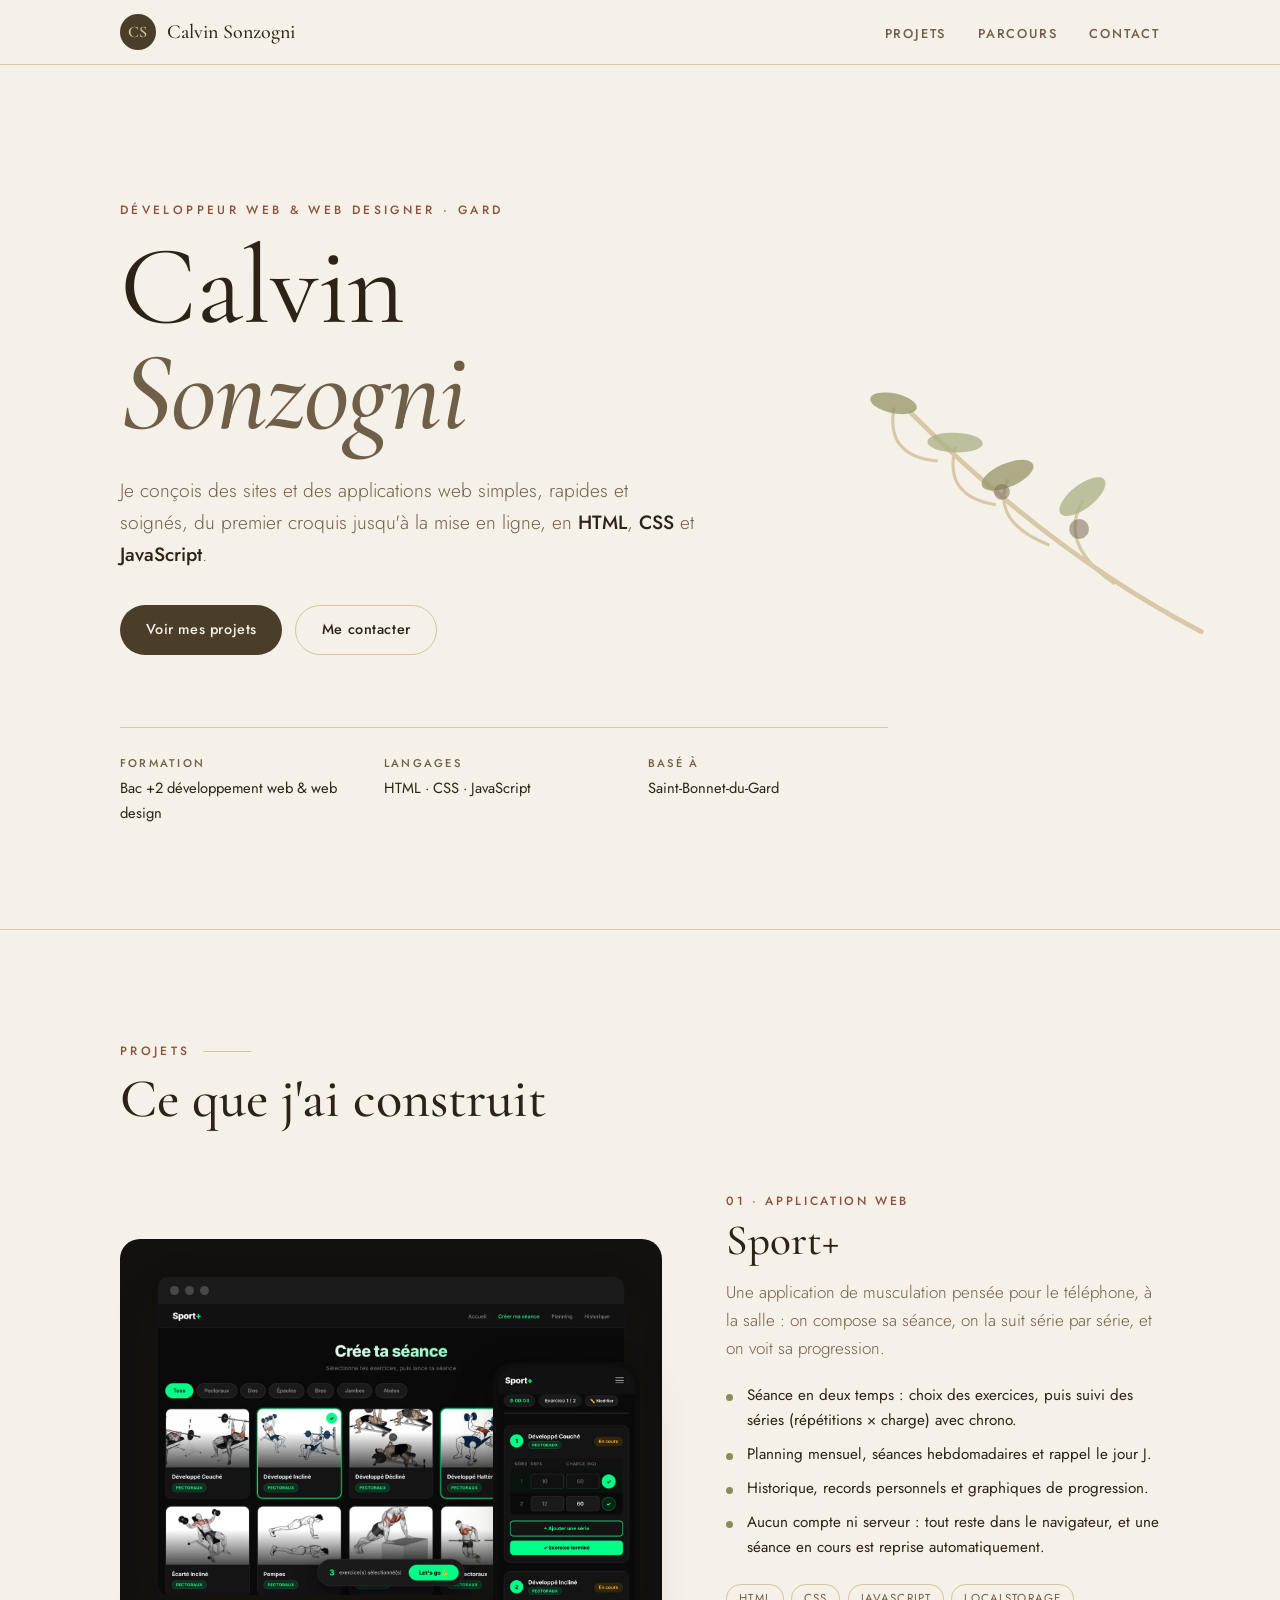
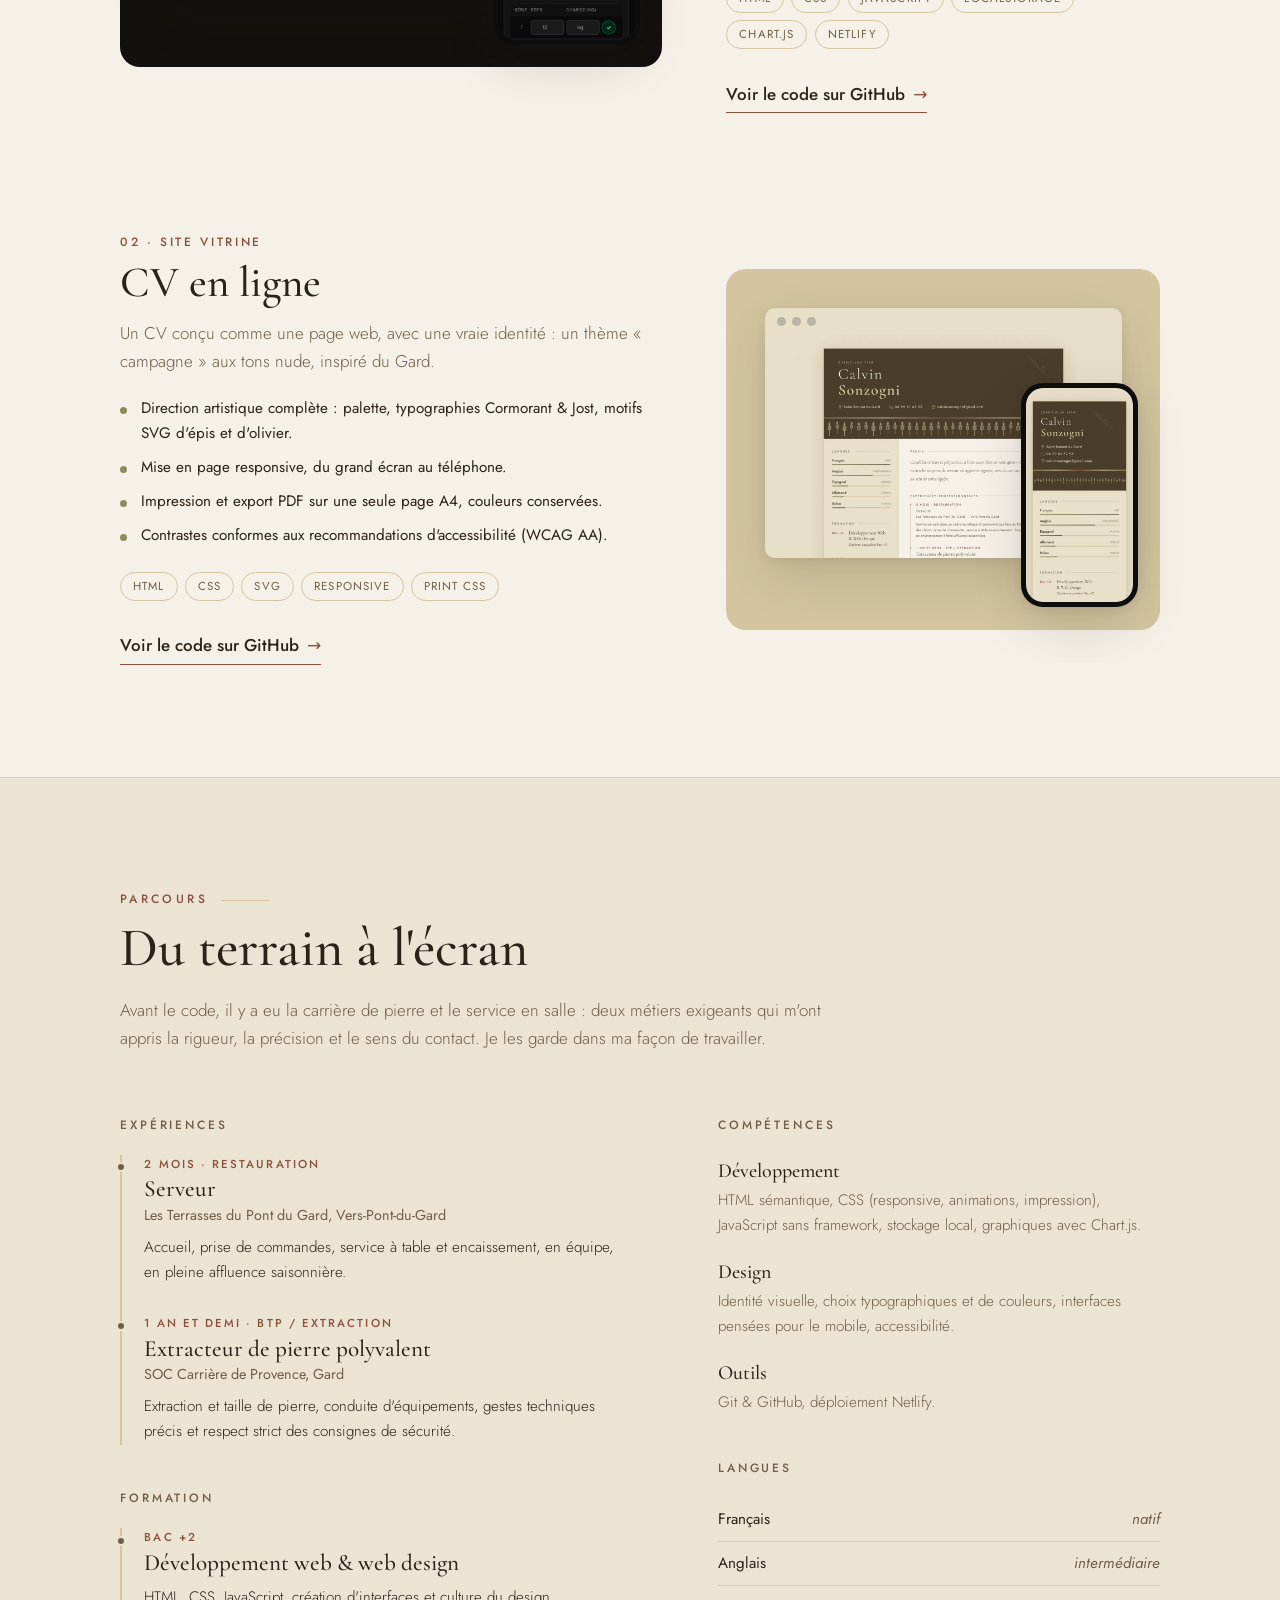
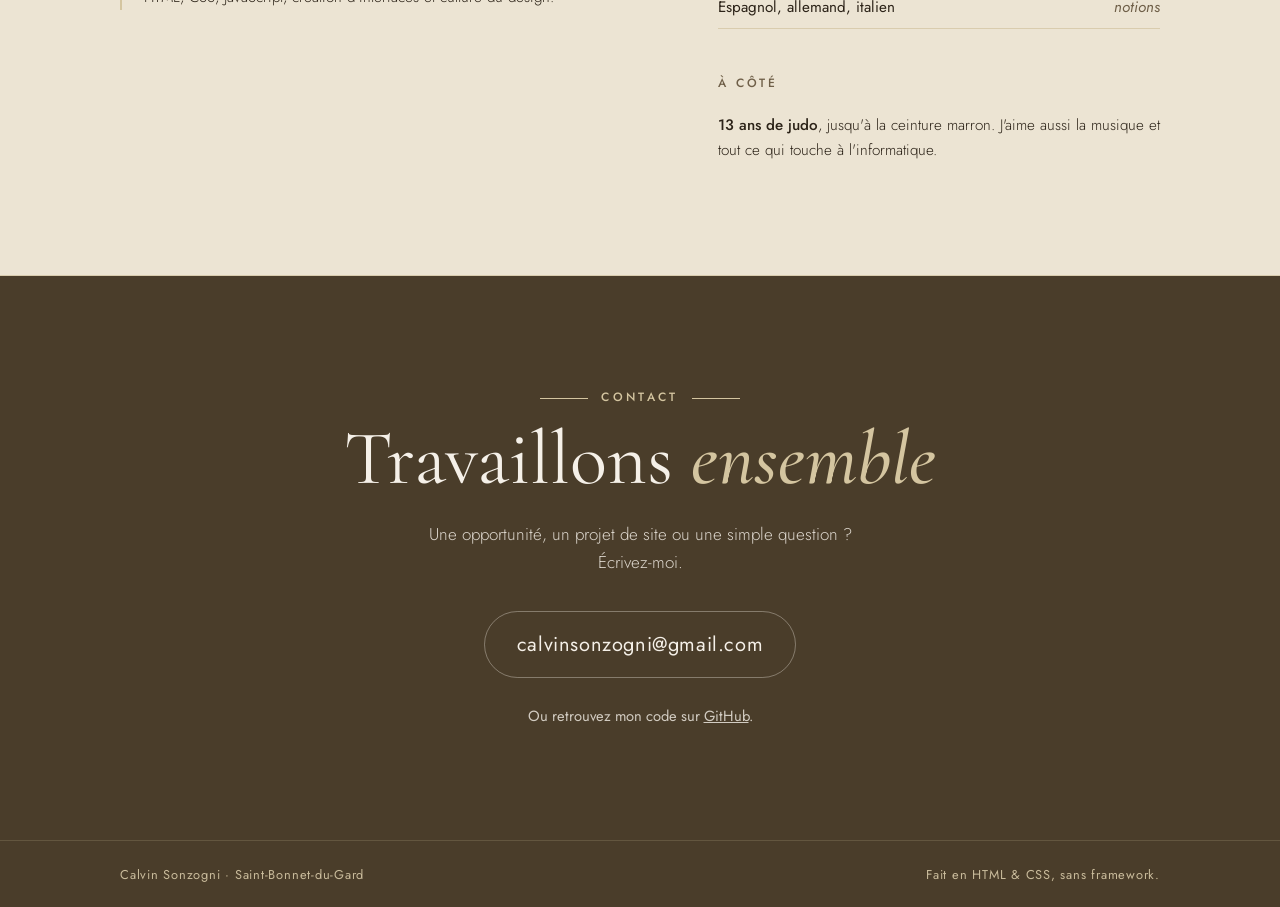
<file: index.html>
<!DOCTYPE html>
<html lang="fr">
<head>
  <meta charset="UTF-8" />
  <meta name="viewport" content="width=device-width, initial-scale=1.0" />
  <title>Calvin Sonzogni — Développeur web &amp; web designer</title>
  <meta name="description" content="Portfolio de Calvin Sonzogni, développeur web et web designer (Bac +2) dans le Gard : Sport+, application de musculation, et CV en ligne, réalisés en HTML, CSS et JavaScript." />
  <meta name="author" content="Calvin Sonzogni" />
  <meta name="theme-color" content="#f5f0e8" media="(prefers-color-scheme: light)" />
  <meta name="theme-color" content="#1d1812" media="(prefers-color-scheme: dark)" />

  <meta property="og:type" content="website" />
  <meta property="og:locale" content="fr_FR" />
  <meta property="og:title" content="Calvin Sonzogni — Développeur web &amp; web designer" />
  <meta property="og:description" content="Sites et applications web soignés, en HTML, CSS et JavaScript." />
  <meta property="og:image" content="img/og.jpg" />
  <meta name="twitter:card" content="summary_large_image" />

  <link rel="icon" href="favicon.svg" type="image/svg+xml" />
  <link rel="preconnect" href="https://fonts.googleapis.com" />
  <link rel="preconnect" href="https://fonts.gstatic.com" crossorigin />
  <link href="https://fonts.googleapis.com/css2?family=Cormorant+Garamond:ital,wght@0,400;0,500;0,600;1,400;1,500&family=Jost:wght@300;400;500&display=swap" rel="stylesheet" />
  <link rel="stylesheet" href="css/style.css" />
</head>
<body>

<a class="skip-link" href="#contenu">Aller au contenu</a>

<!-- ══ EN-TÊTE ══════════════════════════════════════════════ -->
<header class="site-header">
  <div class="wrap header-inner">
    <a class="brand" href="#top" aria-label="Calvin Sonzogni — haut de page">
      <span class="brand-mark" aria-hidden="true">CS</span>
      <span class="brand-name">Calvin Sonzogni</span>
    </a>
    <nav aria-label="Navigation principale">
      <ul class="nav">
        <li><a href="#projets">Projets</a></li>
        <li><a href="#parcours">Parcours</a></li>
        <li><a href="#contact">Contact</a></li>
      </ul>
    </nav>
  </div>
</header>

<main id="contenu">

  <!-- ══ INTRO ══════════════════════════════════════════════ -->
  <section class="hero" id="top">
    <div class="wrap hero-inner">
      <p class="eyebrow">Développeur web &amp; web designer · Gard</p>
      <h1 class="hero-title">Calvin <em>Sonzogni</em></h1>
      <p class="hero-lead">
        Je conçois des sites et des applications web simples, rapides et soignés,
        du premier croquis jusqu'à la mise en ligne, en <strong>HTML</strong>,
        <strong>CSS</strong> et <strong>JavaScript</strong>.
      </p>
      <div class="hero-actions">
        <a class="btn btn-primary" href="#projets">Voir mes projets</a>
        <a class="btn btn-ghost" href="#contact">Me contacter</a>
      </div>
      <ul class="hero-facts">
        <li><span>Formation</span>Bac +2 développement web &amp; web design</li>
        <li><span>Langages</span>HTML · CSS · JavaScript</li>
        <li><span>Basé à</span>Saint-Bonnet-du-Gard</li>
      </ul>
    </div>

    <svg class="hero-branch" aria-hidden="true" viewBox="0 0 110 90" fill="none">
      <path d="M 95 85 Q 60 60 30 20" stroke="currentColor" stroke-width="1.2" stroke-linecap="round"/>
      <path d="M 75 70 Q 62 58 70 48" stroke="currentColor" stroke-width=".8"/>
      <ellipse cx="70" cy="47" rx="7" ry="3" class="leaf" transform="rotate(-30 70 47)"/>
      <path d="M 60 58 Q 46 50 52 40" stroke="currentColor" stroke-width=".8"/>
      <ellipse cx="52" cy="39" rx="7" ry="3" class="leaf leaf-dark" transform="rotate(-15 52 39)"/>
      <path d="M 48 46 Q 35 42 40 30" stroke="currentColor" stroke-width=".8"/>
      <ellipse cx="40" cy="29" rx="7" ry="2.5" class="leaf" transform="rotate(10 40 29)"/>
      <path d="M 35 33 Q 22 30 26 18" stroke="currentColor" stroke-width=".8"/>
      <ellipse cx="26" cy="17" rx="6" ry="2.5" class="leaf leaf-dark" transform="rotate(20 26 17)"/>
      <circle cx="68" cy="55" r="2.5" class="olive"/>
      <circle cx="50" cy="43" r="2" class="olive"/>
    </svg>
  </section>

  <!-- ══ PROJETS ════════════════════════════════════════════ -->
  <section class="section" id="projets" aria-labelledby="projets-titre">
    <div class="wrap">
      <header class="section-head">
        <p class="section-label">Projets</p>
        <h2 id="projets-titre" class="section-title">Ce que j'ai construit</h2>
      </header>

      <!-- Sport+ -->
      <article class="project">
        <div class="project-media project-media--dark">
          <figure class="frame-browser">
            <div class="frame-bar" aria-hidden="true"><i></i><i></i><i></i></div>
            <img src="img/sportplus-desktop.webp" width="1280" height="800" loading="lazy" decoding="async"
                 alt="Sport+ sur ordinateur : grille d'exercices illustrés, filtrés par muscle, avec trois exercices sélectionnés." />
          </figure>
          <figure class="frame-phone">
            <img src="img/sportplus-mobile.webp" width="420" height="840" loading="lazy" decoding="async"
                 alt="Sport+ sur téléphone : séance en cours avec chrono et saisie des séries (répétitions et charge)." />
          </figure>
        </div>

        <div class="project-body">
          <p class="project-index">01 · Application web</p>
          <h3 class="project-title">Sport+</h3>
          <p class="project-desc">
            Une application de musculation pensée pour le téléphone, à la salle :
            on compose sa séance, on la suit série par série, et on voit sa progression.
          </p>
          <ul class="project-points">
            <li>Séance en deux temps : choix des exercices, puis suivi des séries (répétitions × charge) avec chrono.</li>
            <li>Planning mensuel, séances hebdomadaires et rappel le jour J.</li>
            <li>Historique, records personnels et graphiques de progression.</li>
            <li>Aucun compte ni serveur : tout reste dans le navigateur, et une séance en cours est reprise automatiquement.</li>
          </ul>
          <ul class="tags" aria-label="Technologies">
            <li>HTML</li><li>CSS</li><li>JavaScript</li><li>LocalStorage</li><li>Chart.js</li><li>Netlify</li>
          </ul>
          <a class="link-arrow" href="https://github.com/calvinsonzogni-stack/sportplus-app">
            Voir le code sur GitHub <span aria-hidden="true">→</span>
          </a>
        </div>
      </article>

      <!-- CV en ligne -->
      <article class="project project--reverse">
        <div class="project-media project-media--sand">
          <figure class="frame-browser">
            <div class="frame-bar" aria-hidden="true"><i></i><i></i><i></i></div>
            <img src="img/cv-desktop.webp" width="1280" height="800" loading="lazy" decoding="async"
                 alt="CV en ligne sur ordinateur : en-tête brun, frise d'épis de blé, colonnes langues et expériences." />
          </figure>
          <figure class="frame-phone">
            <img src="img/cv-mobile.webp" width="420" height="840" loading="lazy" decoding="async"
                 alt="CV en ligne sur téléphone : mise en page sur une colonne." />
          </figure>
        </div>

        <div class="project-body">
          <p class="project-index">02 · Site vitrine</p>
          <h3 class="project-title">CV en ligne</h3>
          <p class="project-desc">
            Un CV conçu comme une page web, avec une vraie identité :
            un thème « campagne » aux tons nude, inspiré du Gard.
          </p>
          <ul class="project-points">
            <li>Direction artistique complète : palette, typographies Cormorant &amp; Jost, motifs SVG d'épis et d'olivier.</li>
            <li>Mise en page responsive, du grand écran au téléphone.</li>
            <li>Impression et export PDF sur une seule page A4, couleurs conservées.</li>
            <li>Contrastes conformes aux recommandations d'accessibilité (WCAG AA).</li>
          </ul>
          <ul class="tags" aria-label="Technologies">
            <li>HTML</li><li>CSS</li><li>SVG</li><li>Responsive</li><li>Print CSS</li>
          </ul>
          <a class="link-arrow" href="https://github.com/calvinsonzogni-stack/CV_Calvinsonzogni">
            Voir le code sur GitHub <span aria-hidden="true">→</span>
          </a>
        </div>
      </article>
    </div>
  </section>

  <!-- ══ PARCOURS ═══════════════════════════════════════════ -->
  <section class="section section--alt" id="parcours" aria-labelledby="parcours-titre">
    <div class="wrap">
      <header class="section-head">
        <p class="section-label">Parcours</p>
        <h2 id="parcours-titre" class="section-title">Du terrain à l'écran</h2>
        <p class="section-intro">
          Avant le code, il y a eu la carrière de pierre et le service en salle :
          deux métiers exigeants qui m'ont appris la rigueur, la précision
          et le sens du contact. Je les garde dans ma façon de travailler.
        </p>
      </header>

      <div class="parcours-grid">
        <div>
          <h3 class="col-title">Expériences</h3>
          <ol class="timeline">
            <li>
              <p class="tl-meta">2 mois · Restauration</p>
              <p class="tl-title">Serveur</p>
              <p class="tl-place">Les Terrasses du Pont du Gard, Vers-Pont-du-Gard</p>
              <p class="tl-desc">Accueil, prise de commandes, service à table et encaissement, en équipe, en pleine affluence saisonnière.</p>
            </li>
            <li>
              <p class="tl-meta">1 an et demi · BTP / Extraction</p>
              <p class="tl-title">Extracteur de pierre polyvalent</p>
              <p class="tl-place">SOC Carrière de Provence, Gard</p>
              <p class="tl-desc">Extraction et taille de pierre, conduite d'équipements, gestes techniques précis et respect strict des consignes de sécurité.</p>
            </li>
          </ol>

          <h3 class="col-title">Formation</h3>
          <ol class="timeline">
            <li>
              <p class="tl-meta">Bac +2</p>
              <p class="tl-title">Développement web &amp; web design</p>
              <p class="tl-desc">HTML, CSS, JavaScript, création d'interfaces et culture du design.</p>
            </li>
          </ol>
        </div>

        <div>
          <h3 class="col-title">Compétences</h3>
          <dl class="skills">
            <div>
              <dt>Développement</dt>
              <dd>HTML sémantique, CSS (responsive, animations, impression), JavaScript sans framework, stockage local, graphiques avec Chart.js.</dd>
            </div>
            <div>
              <dt>Design</dt>
              <dd>Identité visuelle, choix typographiques et de couleurs, interfaces pensées pour le mobile, accessibilité.</dd>
            </div>
            <div>
              <dt>Outils</dt>
              <dd>Git &amp; GitHub, déploiement Netlify.</dd>
            </div>
          </dl>

          <h3 class="col-title">Langues</h3>
          <ul class="langs">
            <li><span>Français</span><span>natif</span></li>
            <li><span>Anglais</span><span>intermédiaire</span></li>
            <li><span>Espagnol, allemand, italien</span><span>notions</span></li>
          </ul>

          <h3 class="col-title">À côté</h3>
          <p class="aside-text">
            <strong>13 ans de judo</strong>, jusqu'à la ceinture marron.
            J'aime aussi la musique et tout ce qui touche à l'informatique.
          </p>
        </div>
      </div>
    </div>
  </section>

  <!-- ══ CONTACT ════════════════════════════════════════════ -->
  <section class="section contact" id="contact" aria-labelledby="contact-titre">
    <div class="wrap contact-inner">
      <p class="section-label section-label--center">Contact</p>
      <h2 id="contact-titre" class="contact-title">Travaillons <em>ensemble</em></h2>
      <p class="contact-text">
        Une opportunité, un projet de site ou une simple question ?
        Écrivez-moi.
      </p>
      <a class="contact-mail" href="mailto:calvinsonzogni@gmail.com">calvinsonzogni@gmail.com</a>
      <p class="contact-alt">
        Ou retrouvez mon code sur
        <a href="https://github.com/calvinsonzogni-stack">GitHub</a>.
      </p>
    </div>
  </section>

</main>

<footer class="site-footer">
  <div class="wrap footer-inner">
    <p>Calvin Sonzogni · Saint-Bonnet-du-Gard</p>
    <p>Fait en HTML &amp; CSS, sans framework.</p>
  </div>
</footer>

</body>
</html>
</file>
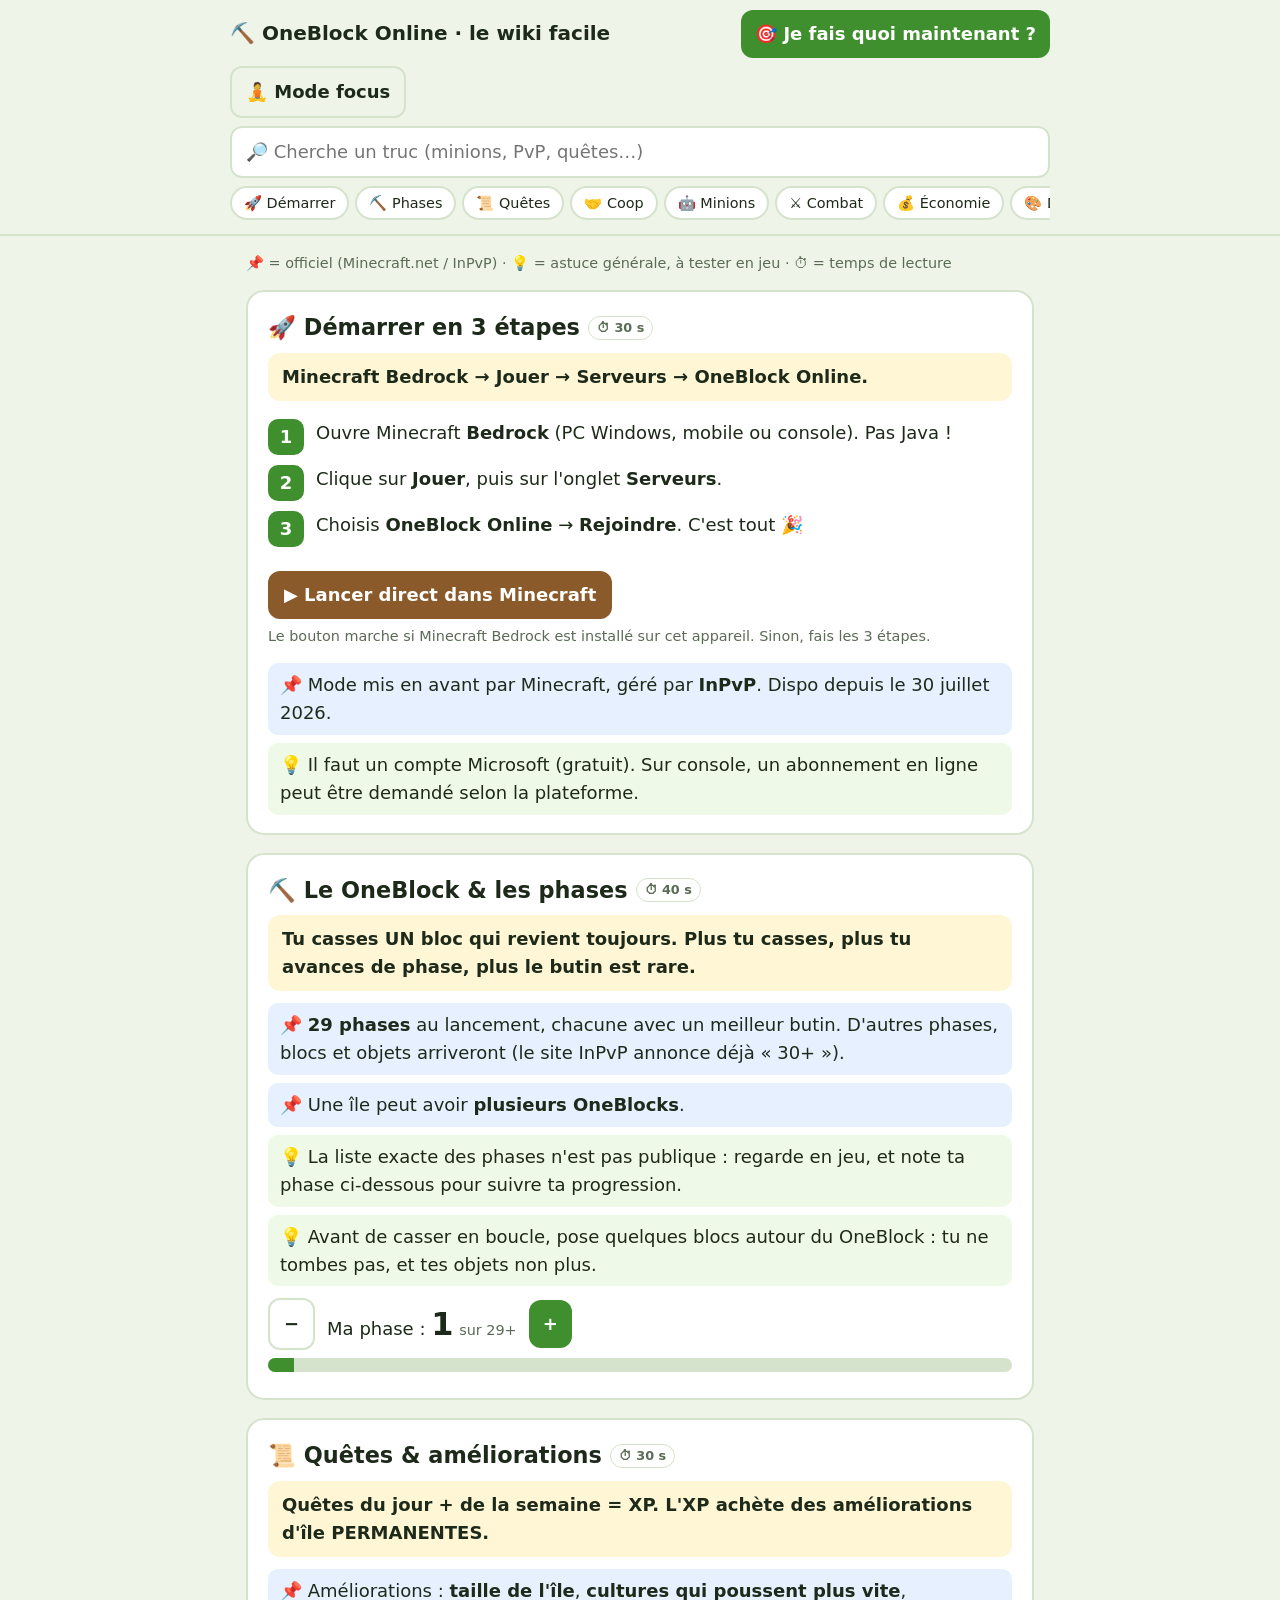
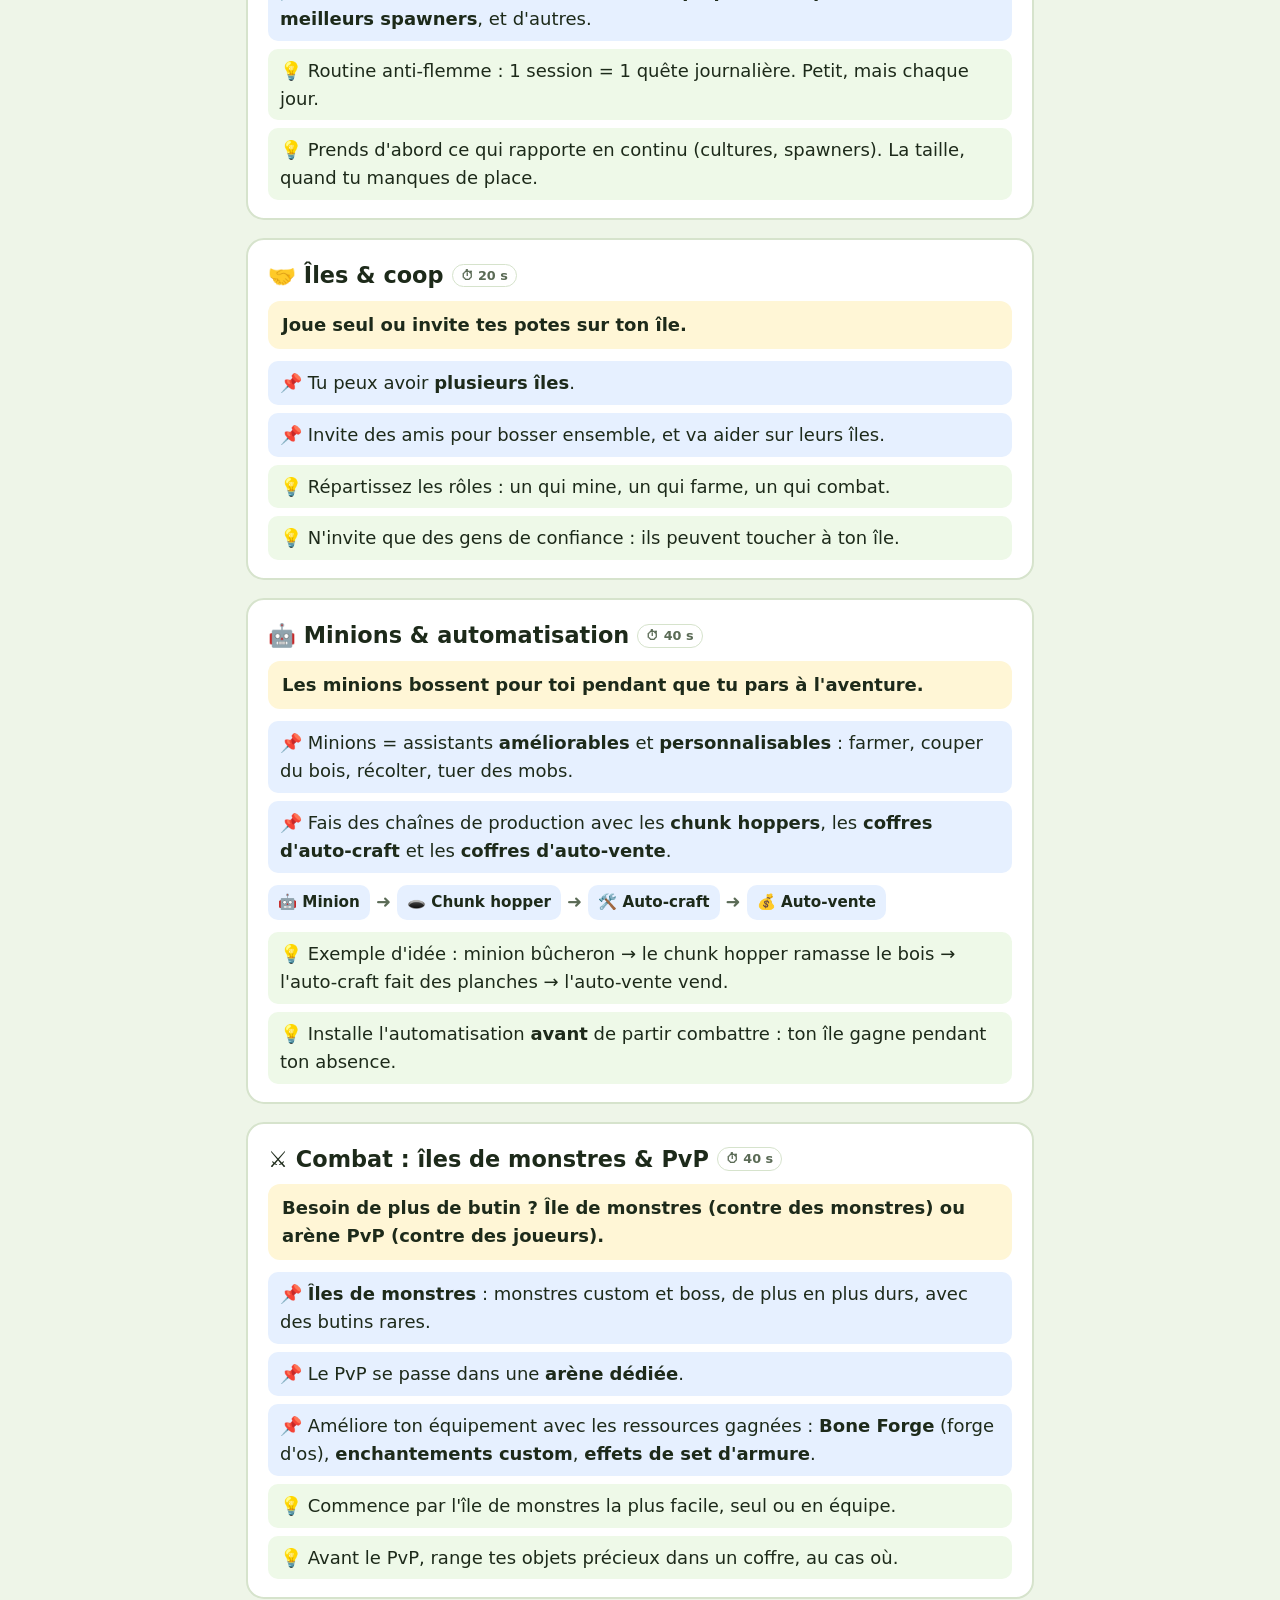
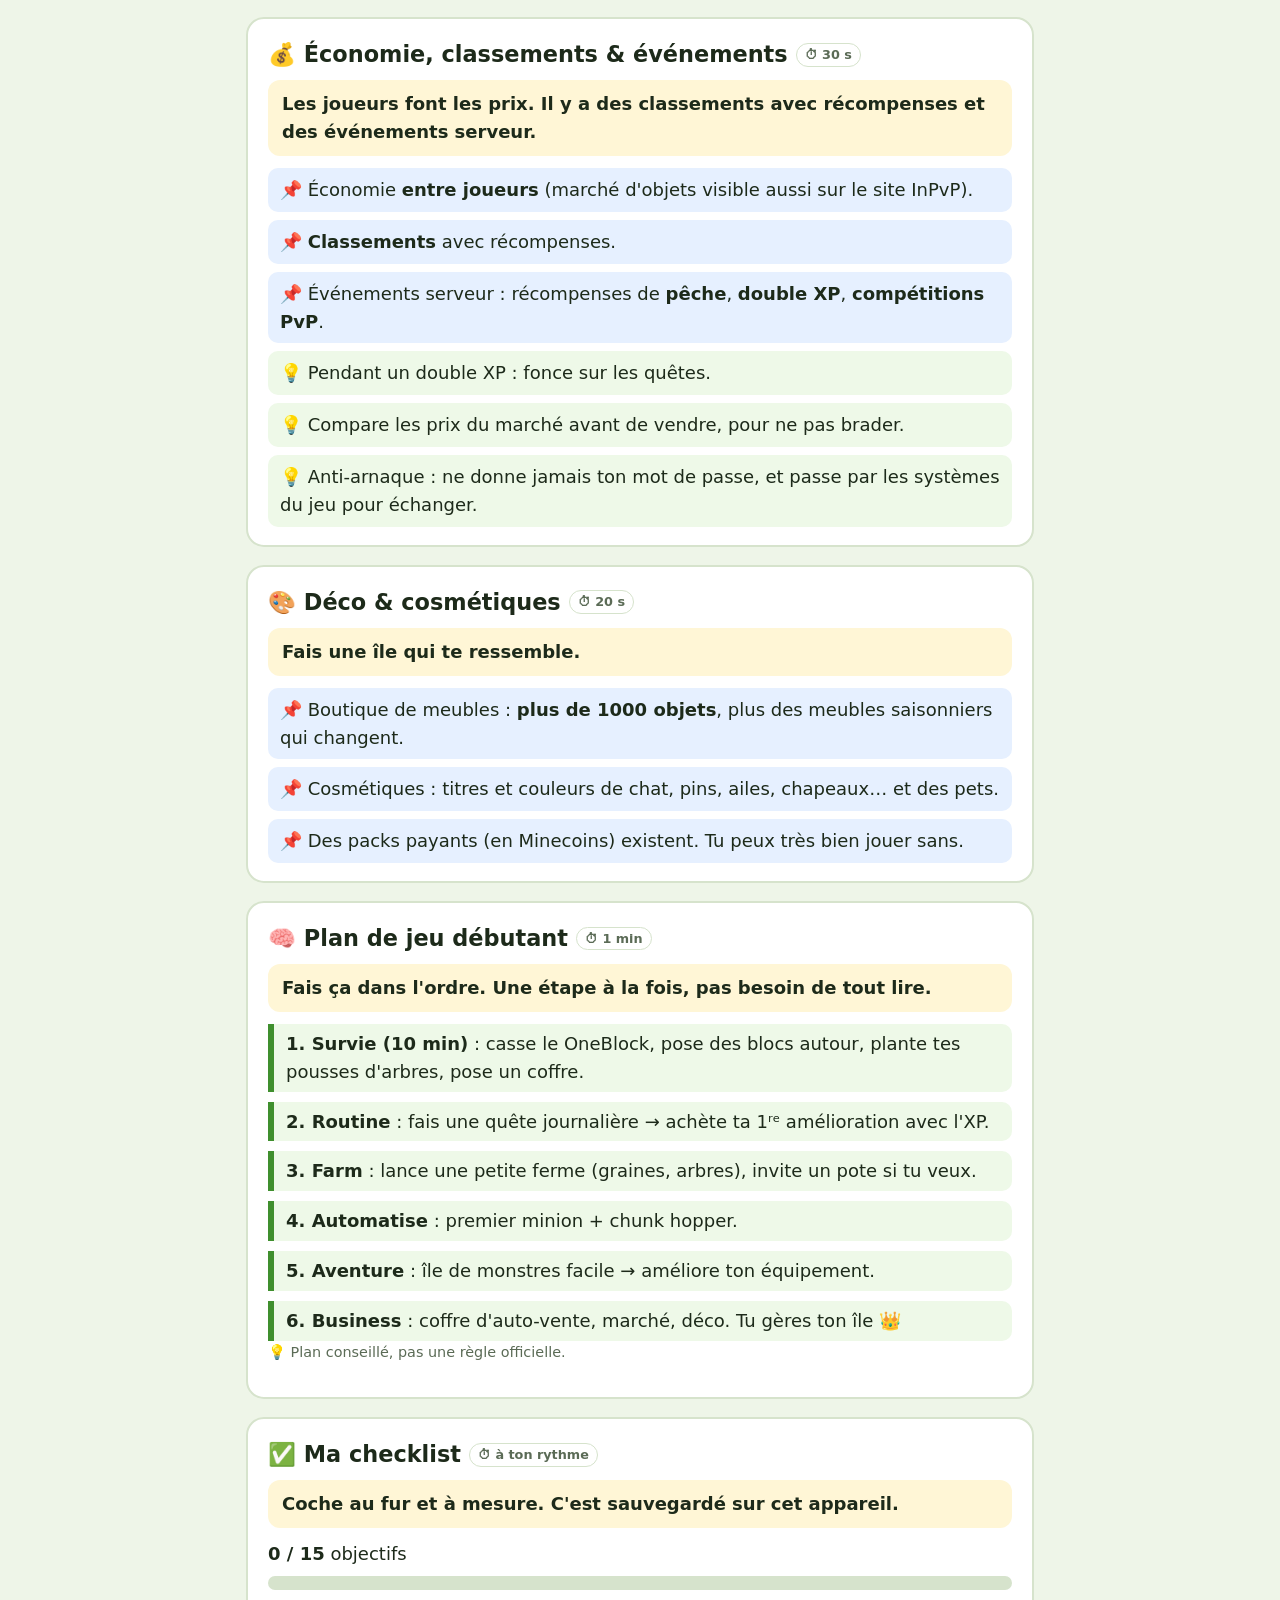
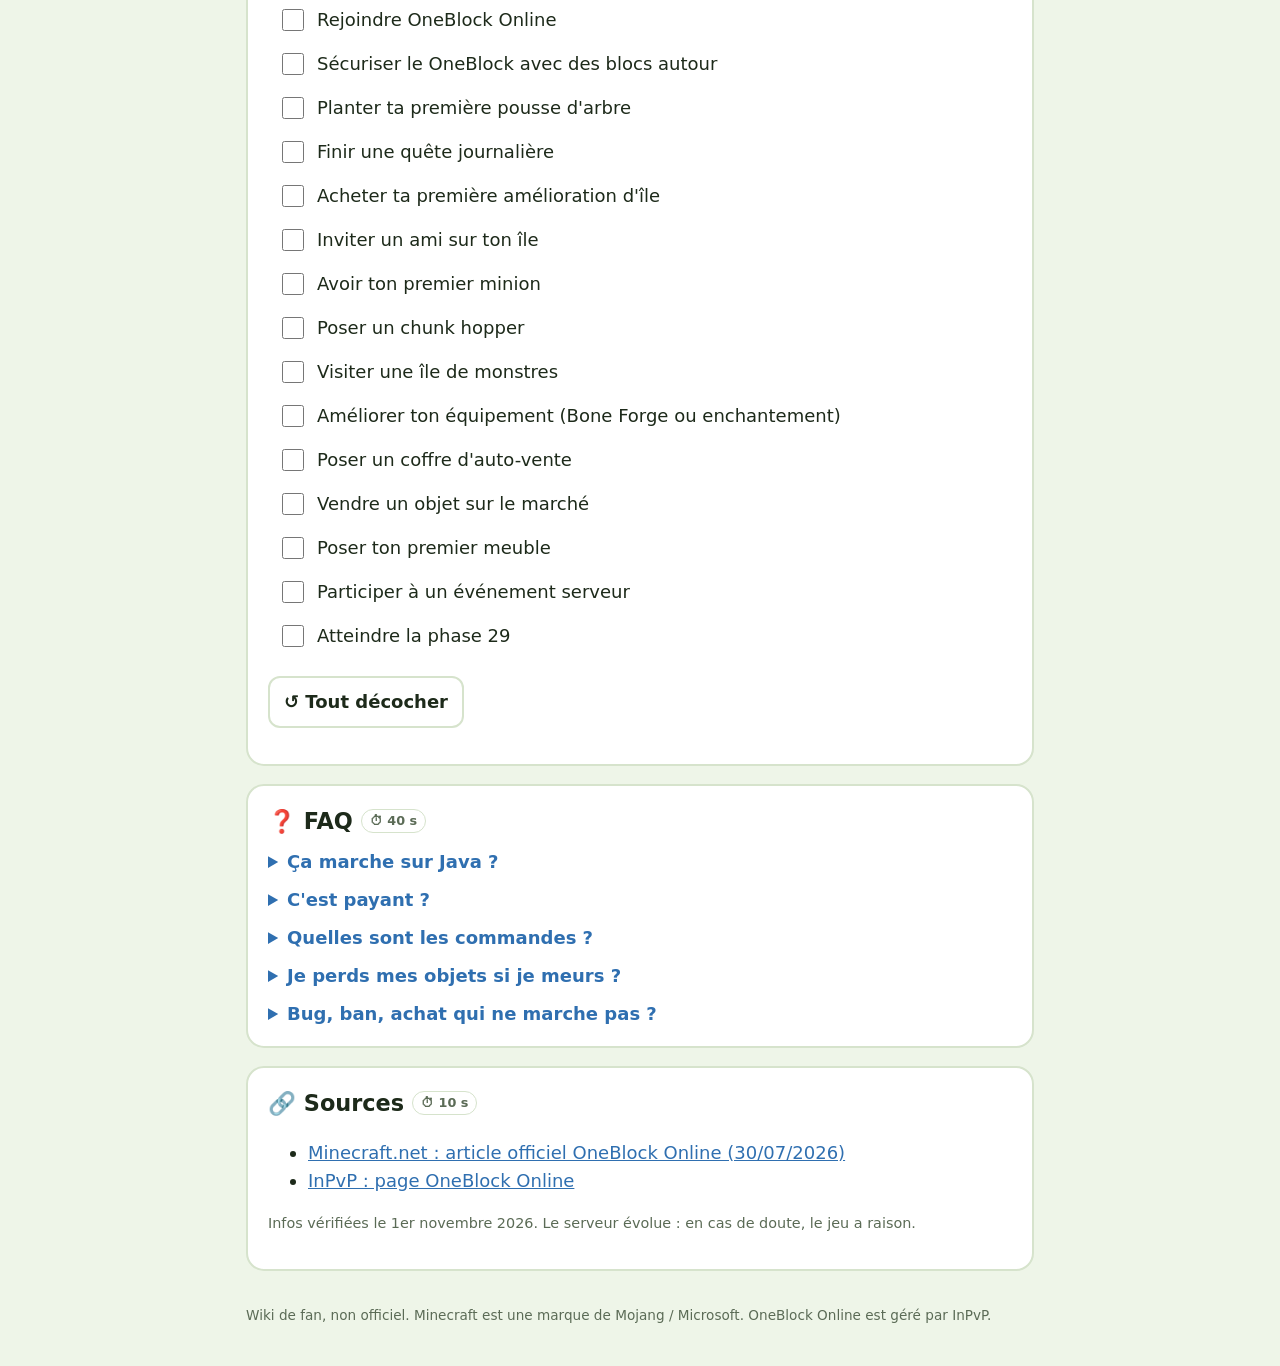
<file: oneblock/index.html>
<!doctype html>
<html lang="fr">
<head>
<meta charset="utf-8">
<meta name="viewport" content="width=device-width, initial-scale=1">
<title>OneBlock Online Wiki</title>
<meta name="description" content="Tuto/wiki facile et rapide pour le serveur Minecraft Bedrock OneBlock Online.">
<link rel="icon" href="data:image/svg+xml,<svg xmlns=%22http://www.w3.org/2000/svg%22 viewBox=%220 0 100 100%22><text y=%22.9em%22 font-size=%2290%22>⛏️</text></svg>">
<!-- Aperçu du lien quand on le partage (Discord, WhatsApp, Messenger…) -->
<meta property="og:type" content="website">
<meta property="og:locale" content="fr_FR">
<meta property="og:title" content="OneBlock Online · le wiki facile">
<meta property="og:description" content="Le tuto rapide du serveur Minecraft Bedrock OneBlock Online : démarrer, phases, quêtes, minions, combat et checklist.">
<meta property="og:url" content="https://calvinsonzogni-stack.github.io/calvinsonzogni.github.io/oneblock/">
<style>
:root {
  --bg: #eef5e8; --card: #ffffff; --text: #1d2a1a; --muted: #5b6b56;
  --accent: #3f8f2e; --accent-2: #2f6fb0; --dirt: #8b5a2b; --line: #d6e3cc;
  --tldr: #fff6d6; --off: #e6f0ff; --tip: #eef9e8; --on-accent: #fff;
}
@media (prefers-color-scheme: dark) {
  :root {
    --bg: #111811; --card: #1a241a; --text: #e8f0e3; --muted: #a3b39c;
    --accent: #7cd65c; --accent-2: #7fb8f0; --dirt: #d39a5f; --line: #2c3a2b;
    --tldr: #3a3418; --off: #18263a; --tip: #1d2f1a; --on-accent: #10200c;
  }
}
* { box-sizing: border-box; }
html { scroll-behavior: smooth; scroll-padding-top: 130px; }
@media (prefers-reduced-motion: reduce) { html { scroll-behavior: auto; } * { transition: none !important; } }
body { margin: 0; background: var(--bg); color: var(--text); font: 18px/1.55 system-ui, -apple-system, "Segoe UI", Roboto, sans-serif; }
[hidden] { display: none !important; }
a { color: var(--accent-2); }
button { font: inherit; cursor: pointer; border: 0; border-radius: 12px; padding: 10px 14px; background: var(--accent); color: var(--on-accent); font-weight: 700; }
button.ghost { background: transparent; color: var(--text); border: 2px solid var(--line); }
button:focus-visible, a:focus-visible, input:focus-visible { outline: 3px solid var(--accent-2); outline-offset: 2px; }

header { position: sticky; top: 0; z-index: 5; background: var(--bg); border-bottom: 2px solid var(--line); padding: 10px 16px; }
.top { max-width: 820px; margin: 0 auto; display: flex; flex-wrap: wrap; gap: 8px; align-items: center; }
.top h1 { font-size: 1.25rem; margin: 0 auto 0 0; }
.top input { flex: 1 1 100%; padding: 10px 14px; border-radius: 12px; border: 2px solid var(--line); background: var(--card); color: var(--text); font: inherit; }
nav { max-width: 820px; margin: 8px auto 0; display: flex; gap: 6px; overflow-x: auto; padding-bottom: 4px; }
@media (max-width: 600px) { header { position: static; } html { scroll-padding-top: 0; } }
nav a { white-space: nowrap; text-decoration: none; background: var(--card); border: 2px solid var(--line); border-radius: 999px; padding: 4px 12px; color: var(--text); font-size: .9rem; }

main { max-width: 820px; margin: 0 auto; padding: 16px; }
#next-msg { background: var(--tldr); border-radius: 14px; padding: 12px 16px; margin-bottom: 16px; font-size: 1.05rem; }
.legend { color: var(--muted); font-size: .9rem; margin: 0 0 16px; }

section { background: var(--card); border: 2px solid var(--line); border-radius: 18px; padding: 18px 20px; margin-bottom: 18px; }
section h2 { margin: 0 0 8px; font-size: 1.4rem; display: flex; flex-wrap: wrap; align-items: center; gap: 8px; }
.time { font-size: .8rem; font-weight: 600; color: var(--muted); border: 1px solid var(--line); border-radius: 999px; padding: 1px 8px; }
.tldr { background: var(--tldr); border-radius: 12px; padding: 10px 14px; font-weight: 700; margin: 8px 0 12px; }
ul.facts { list-style: none; padding: 0; margin: 0; display: grid; gap: 8px; }
ul.facts li { padding: 8px 12px; border-radius: 10px; }
li.off { background: var(--off); }
li.tip { background: var(--tip); }
li.off::before { content: "📌 "; }
li.tip::before { content: "💡 "; }
details { margin-top: 10px; }
summary { cursor: pointer; font-weight: 700; color: var(--accent-2); }

ol.steps { counter-reset: s; list-style: none; padding: 0; display: grid; gap: 10px; }
ol.steps li { counter-increment: s; position: relative; padding-left: 48px; min-height: 36px; }
ol.steps li::before { content: counter(s); position: absolute; left: 0; top: 0; width: 36px; height: 36px; border-radius: 10px; background: var(--accent); color: var(--on-accent); font-weight: 800; display: grid; place-items: center; }
.play { display: inline-block; margin: 6px 0; padding: 10px 16px; border-radius: 12px; background: var(--dirt); color: #fff; font-weight: 800; text-decoration: none; }

.flow { display: flex; flex-wrap: wrap; align-items: center; gap: 6px; margin: 12px 0; }
.flow span { background: var(--off); border-radius: 10px; padding: 6px 10px; font-weight: 700; font-size: .95rem; }
.flow b { color: var(--muted); }

.bar { height: 14px; background: var(--line); border-radius: 999px; overflow: hidden; margin: 8px 0; }
.bar i { display: block; height: 100%; width: 0; background: var(--accent); transition: width .3s; }
.phase { display: flex; align-items: center; gap: 12px; margin-top: 12px; }
.phase strong { font-size: 2rem; min-width: 2ch; text-align: center; }

#checklist label { display: flex; gap: 10px; align-items: flex-start; padding: 8px 10px; border-radius: 10px; cursor: pointer; }
#checklist label:hover { background: var(--tip); }
#checklist input { width: 22px; height: 22px; margin-top: 3px; accent-color: var(--accent); flex: none; }
#checklist input:checked + span { text-decoration: line-through; color: var(--muted); }

.plan { display: grid; gap: 10px; }
.plan div { border-left: 6px solid var(--accent); padding: 6px 12px; background: var(--tip); border-radius: 0 10px 10px 0; }

#toast { position: fixed; left: 50%; bottom: 80px; transform: translate(-50%, 40px); opacity: 0; background: var(--accent); color: var(--on-accent); font-weight: 800; padding: 10px 18px; border-radius: 999px; transition: .25s; pointer-events: none; z-index: 9; }
#toast.on { opacity: 1; transform: translate(-50%, 0); }

/* Mode focus : une seule section à la fois */
#focusbar { display: none; }
body.focus main > section:not(.current) { display: none; }
body.focus #focusbar { display: flex; position: fixed; bottom: 0; left: 0; right: 0; justify-content: center; align-items: center; gap: 12px; padding: 10px 16px; background: var(--bg); border-top: 2px solid var(--line); }
body.focus main { padding-bottom: 90px; }
footer { max-width: 820px; margin: 0 auto; padding: 0 16px 40px; color: var(--muted); font-size: .85rem; }
</style>
</head>
<body>

<header>
  <div class="top">
    <h1>⛏️ OneBlock Online · le wiki facile</h1>
    <button id="next">🎯 Je fais quoi maintenant ?</button>
    <button id="focus" class="ghost" aria-pressed="false">🧘 Mode focus</button>
    <input id="q" type="search" placeholder="🔎 Cherche un truc (minions, PvP, quêtes…)" aria-label="Rechercher dans le wiki">
  </div>
  <nav aria-label="Sections">
    <a href="#start">🚀 Démarrer</a><a href="#oneblock">⛏️ Phases</a><a href="#quetes">📜 Quêtes</a>
    <a href="#coop">🤝 Coop</a><a href="#minions">🤖 Minions</a><a href="#combat">⚔️ Combat</a>
    <a href="#eco">💰 Économie</a><a href="#deco">🎨 Déco</a><a href="#plan">🧠 Plan</a>
    <a href="#checklist">✅ Checklist</a><a href="#faq">❓ FAQ</a><a href="#sources">🔗 Sources</a>
  </nav>
</header>

<main>
  <div id="next-msg" role="status" aria-live="polite" hidden></div>
  <p class="legend">📌 = officiel (Minecraft.net / InPvP) · 💡 = astuce générale, à tester en jeu · ⏱ = temps de lecture</p>
  <p id="nohit" hidden>😕 Rien trouvé. Essaie un autre mot (ex : « île », « XP », « vendre »).</p>

  <section id="start">
    <h2>🚀 Démarrer en 3 étapes <span class="time">⏱ 30 s</span></h2>
    <div class="tldr">Minecraft Bedrock → Jouer → Serveurs → OneBlock Online.</div>
    <ol class="steps">
      <li>Ouvre Minecraft <b>Bedrock</b> (PC Windows, mobile ou console). Pas Java !</li>
      <li>Clique sur <b>Jouer</b>, puis sur l'onglet <b>Serveurs</b>.</li>
      <li>Choisis <b>OneBlock Online</b> → <b>Rejoindre</b>. C'est tout 🎉</li>
    </ol>
    <a class="play" href="minecraft://joinExperience?experienceId=b7f5596c-e811-49ec-b318-80ff3c435d1d">▶ Lancer direct dans Minecraft</a>
    <p class="legend">Le bouton marche si Minecraft Bedrock est installé sur cet appareil. Sinon, fais les 3 étapes.</p>
    <ul class="facts">
      <li class="off">Mode mis en avant par Minecraft, géré par <b>InPvP</b>. Dispo depuis le 30 juillet 2026.</li>
      <li class="tip">Il faut un compte Microsoft (gratuit). Sur console, un abonnement en ligne peut être demandé selon la plateforme.</li>
    </ul>
  </section>

  <section id="oneblock">
    <h2>⛏️ Le OneBlock &amp; les phases <span class="time">⏱ 40 s</span></h2>
    <div class="tldr">Tu casses UN bloc qui revient toujours. Plus tu casses, plus tu avances de phase, plus le butin est rare.</div>
    <ul class="facts">
      <li class="off"><b>29 phases</b> au lancement, chacune avec un meilleur butin. D'autres phases, blocs et objets arriveront (le site InPvP annonce déjà « 30+ »).</li>
      <li class="off">Une île peut avoir <b>plusieurs OneBlocks</b>.</li>
      <li class="tip">La liste exacte des phases n'est pas publique : regarde en jeu, et note ta phase ci-dessous pour suivre ta progression.</li>
      <li class="tip">Avant de casser en boucle, pose quelques blocs autour du OneBlock : tu ne tombes pas, et tes objets non plus.</li>
    </ul>
    <div class="phase">
      <button id="ph-minus" class="ghost" aria-label="Phase précédente">−</button>
      <div>Ma phase : <strong id="phase">1</strong> <span class="legend">sur 29+</span></div>
      <button id="ph-plus" aria-label="Phase suivante">+</button>
    </div>
    <div class="bar"><i id="phase-bar"></i></div>
  </section>

  <section id="quetes">
    <h2>📜 Quêtes &amp; améliorations <span class="time">⏱ 30 s</span></h2>
    <div class="tldr">Quêtes du jour + de la semaine = XP. L'XP achète des améliorations d'île PERMANENTES.</div>
    <ul class="facts">
      <li class="off">Améliorations : <b>taille de l'île</b>, <b>cultures qui poussent plus vite</b>, <b>meilleurs spawners</b>, et d'autres.</li>
      <li class="tip">Routine anti-flemme : 1 session = 1 quête journalière. Petit, mais chaque jour.</li>
      <li class="tip">Prends d'abord ce qui rapporte en continu (cultures, spawners). La taille, quand tu manques de place.</li>
    </ul>
  </section>

  <section id="coop">
    <h2>🤝 Îles &amp; coop <span class="time">⏱ 20 s</span></h2>
    <div class="tldr">Joue seul ou invite tes potes sur ton île.</div>
    <ul class="facts">
      <li class="off">Tu peux avoir <b>plusieurs îles</b>.</li>
      <li class="off">Invite des amis pour bosser ensemble, et va aider sur leurs îles.</li>
      <li class="tip">Répartissez les rôles : un qui mine, un qui farme, un qui combat.</li>
      <li class="tip">N'invite que des gens de confiance : ils peuvent toucher à ton île.</li>
    </ul>
  </section>

  <section id="minions">
    <h2>🤖 Minions &amp; automatisation <span class="time">⏱ 40 s</span></h2>
    <div class="tldr">Les minions bossent pour toi pendant que tu pars à l'aventure.</div>
    <ul class="facts">
      <li class="off">Minions = assistants <b>améliorables</b> et <b>personnalisables</b> : farmer, couper du bois, récolter, tuer des mobs.</li>
      <li class="off">Fais des chaînes de production avec les <b>chunk hoppers</b>, les <b>coffres d'auto-craft</b> et les <b>coffres d'auto-vente</b>.</li>
    </ul>
    <div class="flow" aria-label="Exemple de chaîne de production">
      <span>🤖 Minion</span><b>➜</b><span>🕳️ Chunk hopper</span><b>➜</b><span>🛠️ Auto-craft</span><b>➜</b><span>💰 Auto-vente</span>
    </div>
    <ul class="facts">
      <li class="tip">Exemple d'idée : minion bûcheron → le chunk hopper ramasse le bois → l'auto-craft fait des planches → l'auto-vente vend.</li>
      <li class="tip">Installe l'automatisation <b>avant</b> de partir combattre : ton île gagne pendant ton absence.</li>
    </ul>
  </section>

  <section id="combat">
    <h2>⚔️ Combat : îles de monstres &amp; PvP <span class="time">⏱ 40 s</span></h2>
    <div class="tldr">Besoin de plus de butin ? Île de monstres (contre des monstres) ou arène PvP (contre des joueurs).</div>
    <ul class="facts">
      <li class="off"><b>Îles de monstres</b> : monstres custom et boss, de plus en plus durs, avec des butins rares.</li>
      <li class="off">Le PvP se passe dans une <b>arène dédiée</b>.</li>
      <li class="off">Améliore ton équipement avec les ressources gagnées : <b>Bone Forge</b> (forge d'os), <b>enchantements custom</b>, <b>effets de set d'armure</b>.</li>
      <li class="tip">Commence par l'île de monstres la plus facile, seul ou en équipe.</li>
      <li class="tip">Avant le PvP, range tes objets précieux dans un coffre, au cas où.</li>
    </ul>
  </section>

  <section id="eco">
    <h2>💰 Économie, classements &amp; événements <span class="time">⏱ 30 s</span></h2>
    <div class="tldr">Les joueurs font les prix. Il y a des classements avec récompenses et des événements serveur.</div>
    <ul class="facts">
      <li class="off">Économie <b>entre joueurs</b> (marché d'objets visible aussi sur le site InPvP).</li>
      <li class="off"><b>Classements</b> avec récompenses.</li>
      <li class="off">Événements serveur : récompenses de <b>pêche</b>, <b>double XP</b>, <b>compétitions PvP</b>.</li>
      <li class="tip">Pendant un double XP : fonce sur les quêtes.</li>
      <li class="tip">Compare les prix du marché avant de vendre, pour ne pas brader.</li>
      <li class="tip">Anti-arnaque : ne donne jamais ton mot de passe, et passe par les systèmes du jeu pour échanger.</li>
    </ul>
  </section>

  <section id="deco">
    <h2>🎨 Déco &amp; cosmétiques <span class="time">⏱ 20 s</span></h2>
    <div class="tldr">Fais une île qui te ressemble.</div>
    <ul class="facts">
      <li class="off">Boutique de meubles : <b>plus de 1000 objets</b>, plus des meubles saisonniers qui changent.</li>
      <li class="off">Cosmétiques : titres et couleurs de chat, pins, ailes, chapeaux… et des pets.</li>
      <li class="off">Des packs payants (en Minecoins) existent. Tu peux très bien jouer sans.</li>
    </ul>
  </section>

  <section id="plan">
    <h2>🧠 Plan de jeu débutant <span class="time">⏱ 1 min</span></h2>
    <div class="tldr">Fais ça dans l'ordre. Une étape à la fois, pas besoin de tout lire.</div>
    <div class="plan">
      <div><b>1. Survie (10 min)</b> : casse le OneBlock, pose des blocs autour, plante tes pousses d'arbres, pose un coffre.</div>
      <div><b>2. Routine</b> : fais une quête journalière → achète ta 1ʳᵉ amélioration avec l'XP.</div>
      <div><b>3. Farm</b> : lance une petite ferme (graines, arbres), invite un pote si tu veux.</div>
      <div><b>4. Automatise</b> : premier minion + chunk hopper.</div>
      <div><b>5. Aventure</b> : île de monstres facile → améliore ton équipement.</div>
      <div><b>6. Business</b> : coffre d'auto-vente, marché, déco. Tu gères ton île 👑</div>
    </div>
    <p class="legend">💡 Plan conseillé, pas une règle officielle.</p>
  </section>

  <section id="checklist">
    <h2>✅ Ma checklist <span class="time">⏱ à ton rythme</span></h2>
    <div class="tldr">Coche au fur et à mesure. C'est sauvegardé sur cet appareil.</div>
    <div><b id="done-count">0 / 0</b> objectifs</div>
    <div class="bar"><i id="done-bar"></i></div>
    <label><input type="checkbox" id="c1" data-goto="start"><span>Rejoindre OneBlock Online</span></label>
    <label><input type="checkbox" id="c2" data-goto="oneblock"><span>Sécuriser le OneBlock avec des blocs autour</span></label>
    <label><input type="checkbox" id="c3" data-goto="plan"><span>Planter ta première pousse d'arbre</span></label>
    <label><input type="checkbox" id="c4" data-goto="quetes"><span>Finir une quête journalière</span></label>
    <label><input type="checkbox" id="c5" data-goto="quetes"><span>Acheter ta première amélioration d'île</span></label>
    <label><input type="checkbox" id="c6" data-goto="coop"><span>Inviter un ami sur ton île</span></label>
    <label><input type="checkbox" id="c7" data-goto="minions"><span>Avoir ton premier minion</span></label>
    <label><input type="checkbox" id="c8" data-goto="minions"><span>Poser un chunk hopper</span></label>
    <label><input type="checkbox" id="c9" data-goto="combat"><span>Visiter une île de monstres</span></label>
    <label><input type="checkbox" id="c10" data-goto="combat"><span>Améliorer ton équipement (Bone Forge ou enchantement)</span></label>
    <label><input type="checkbox" id="c11" data-goto="minions"><span>Poser un coffre d'auto-vente</span></label>
    <label><input type="checkbox" id="c12" data-goto="eco"><span>Vendre un objet sur le marché</span></label>
    <label><input type="checkbox" id="c13" data-goto="deco"><span>Poser ton premier meuble</span></label>
    <label><input type="checkbox" id="c14" data-goto="eco"><span>Participer à un événement serveur</span></label>
    <label><input type="checkbox" id="c15" data-goto="oneblock"><span>Atteindre la phase 29</span></label>
    <p><button id="reset" class="ghost">↺ Tout décocher</button></p>
  </section>

  <section id="faq">
    <h2>❓ FAQ <span class="time">⏱ 40 s</span></h2>
    <details><summary>Ça marche sur Java ?</summary><p>Non. C'est sur Minecraft <b>Bedrock</b>, dans l'onglet Serveurs.</p></details>
    <details><summary>C'est payant ?</summary><p>Il faut Minecraft Bedrock. Le serveur se rejoint depuis l'onglet Serveurs, et les achats (packs en Minecoins) sont optionnels.</p></details>
    <details><summary>Quelles sont les commandes ?</summary><p>Aucune liste officielle n'est publiée. Tape <b>/</b> dans le chat : Bedrock affiche les commandes disponibles. Regarde aussi les menus du serveur en jeu.</p></details>
    <details><summary>Je perds mes objets si je meurs ?</summary><p>Ce n'est pas documenté. Teste avec des objets sans valeur avant de risquer ton meilleur équipement.</p></details>
    <details><summary>Bug, ban, achat qui ne marche pas ?</summary><p>Va sur <a href="https://inpvp.net/oneblockonline" target="_blank" rel="noopener">inpvp.net/oneblockonline</a> : signaler un bug ou un joueur, faire appel d'un ban, support des achats.</p></details>
  </section>

  <section id="sources">
    <h2>🔗 Sources <span class="time">⏱ 10 s</span></h2>
    <ul>
      <li><a href="https://www.minecraft.net/fr-fr/article/oneblock-online" target="_blank" rel="noopener">Minecraft.net : article officiel OneBlock Online (30/07/2026)</a></li>
      <li><a href="https://inpvp.net/oneblockonline" target="_blank" rel="noopener">InPvP : page OneBlock Online</a></li>
    </ul>
    <p class="legend">Infos vérifiées le 1er novembre 2026. Le serveur évolue : en cas de doute, le jeu a raison.</p>
  </section>
</main>

<div id="focusbar">
  <button id="prev" class="ghost">◀ Avant</button>
  <span id="pos">1 / 12</span>
  <button id="nextsec">Suivant ▶</button>
</div>
<div id="toast" role="status" aria-live="polite"></div>

<footer>Wiki de fan, non officiel. Minecraft est une marque de Mojang / Microsoft. OneBlock Online est géré par InPvP.</footer>

<script>
const $ = s => document.querySelector(s), $$ = s => [...document.querySelectorAll(s)];
// localStorage peut être bloqué (navigation privée, fichier local) : le site doit marcher sans.
const store = {
  get(k, d) { try { return JSON.parse(localStorage.getItem(k)) ?? d; } catch { return d; } },
  set(k, v) { try { localStorage.setItem(k, JSON.stringify(v)); } catch {} }
};
const cheers = ['Bien joué ! 🎉', 'Trop fort ! 💪', 'Une de plus ! ⭐', 'Tu gères ! 👑', 'Yes ! 🔥'];
function toast(t) {
  const el = $('#toast');
  el.textContent = t; el.classList.add('on');
  clearTimeout(toast.t); toast.t = setTimeout(() => el.classList.remove('on'), 1800);
}

// Checklist
const done = store.get('ob-done', {});
const boxes = $$('#checklist input[type=checkbox]');
function refresh() {
  const n = boxes.filter(b => b.checked).length;
  $('#done-count').textContent = `${n} / ${boxes.length}`;
  $('#done-bar').style.width = (100 * n / boxes.length) + '%';
}
boxes.forEach(b => {
  b.checked = !!done[b.id];
  b.onchange = () => {
    done[b.id] = b.checked; store.set('ob-done', done); refresh();
    if (b.checked) toast(cheers[Math.floor(Math.random() * cheers.length)]);
  };
});
$('#reset').onclick = () => {
  if (!confirm('Tout décocher ?')) return;
  boxes.forEach(b => { b.checked = false; done[b.id] = false; });
  store.set('ob-done', done); refresh();
};
refresh();

// "Je fais quoi maintenant ?" : premier objectif non coché
$('#next').onclick = () => {
  const b = boxes.find(b => !b.checked), msg = $('#next-msg');
  msg.textContent = '';
  if (!b) msg.textContent = '🏆 Tout est coché. Tu es une légende du OneBlock !';
  else {
    msg.append('👉 Prochain objectif : ');
    const strong = document.createElement('b'); strong.textContent = b.nextElementSibling.textContent;
    const a = document.createElement('a'); a.href = '#' + b.dataset.goto; a.textContent = 'Voir comment';
    msg.append(strong, ' · ', a);
  }
  msg.hidden = false;
  msg.scrollIntoView({ block: 'center' });
};

// Phase
let phase = store.get('ob-phase', 1);
function setPhase(p) {
  phase = Math.max(1, Math.min(50, p)); // 29 au lancement, marge pour les futures phases
  store.set('ob-phase', phase);
  $('#phase').textContent = phase;
  $('#phase-bar').style.width = Math.min(100, 100 * phase / 29) + '%';
}
$('#ph-minus').onclick = () => setPhase(phase - 1);
$('#ph-plus').onclick = () => { setPhase(phase + 1); if (phase === 29) toast('Phase 29 ! 🏆'); };
setPhase(phase);

// Mode focus : une section à la fois
const secs = $$('main > section');
let cur = 0;
function show(n) {
  cur = Math.max(0, Math.min(secs.length - 1, n));
  secs.forEach((s, k) => s.classList.toggle('current', k === cur));
  $('#pos').textContent = `${cur + 1} / ${secs.length}`;
  if (document.body.classList.contains('focus')) secs[cur].scrollIntoView();
}
function setFocus(on) {
  document.body.classList.toggle('focus', on);
  $('#focus').setAttribute('aria-pressed', on);
  $('#focus').textContent = on ? '📖 Tout voir' : '🧘 Mode focus';
  store.set('ob-focus', on);
  show(cur);
}
$('#focus').onclick = () => {
  if (!document.body.classList.contains('focus')) { $('#q').value = ''; filter(''); }
  setFocus(!document.body.classList.contains('focus'));
};
$('#prev').onclick = () => show(cur - 1);
$('#nextsec').onclick = () => show(cur + 1);
addEventListener('hashchange', () => {
  const k = secs.findIndex(s => '#' + s.id === location.hash);
  if (k >= 0) show(k);
});
setFocus(store.get('ob-focus', false));

// Recherche (sans accents, sans majuscules)
const norm = s => s.normalize('NFD').replace(/[̀-ͯ]/g, '').toLowerCase();
function filter(v) {
  const q = norm(v.trim());
  let hits = 0;
  secs.forEach(s => { const ok = !q || norm(s.textContent).includes(q); s.hidden = !ok; hits += ok; });
  $('#nohit').hidden = hits > 0;
}
$('#q').oninput = e => { if (e.target.value) setFocus(false); filter(e.target.value); };
</script>
</body>
</html>
</file>
<file: css/style.css>
/* ═══════════════════════════════════════════════════════════════
   style.css — Portfolio de Calvin Sonzogni
   Même identité que le CV : palette nude « campagne »,
   Cormorant Garamond (titres) + Jost (texte).
   ═══════════════════════════════════════════════════════════════ */

/* ─── PALETTE ──────────────────────────────────────────────────── */
:root {
  --bg:       #f5f0e8;   /* parchemin  */
  --bg-alt:   #ece4d3;   /* sable      */
  --surface:  #fbf8f2;
  --ink:      #2c2318;   /* encre sépia */
  --muted:    #6f5f48;   /* écorce — 5,4:1 sur le parchemin */
  --line:     #d9ccae;
  --wheat:    #d4c5a0;
  --accent:   #8a513d;   /* rouille — 5,6:1 sur le parchemin */
  --olive:    #8b8c5a;
  --sage:     #a4a87a;
  --earth:    #4a3d2a;
  --on-earth: #f5f0e8;

  --font-display: 'Cormorant Garamond', Georgia, serif;
  --font-body:    'Jost', system-ui, sans-serif;

  --wrap: 1120px;
  --gutter: clamp(16px, 4vw, 40px);
  --radius: 14px;
  --shadow: 0 18px 50px rgba(44, 35, 24, .14), 0 3px 10px rgba(44, 35, 24, .08);

  color-scheme: light dark;
}

@media (prefers-color-scheme: dark) {
  :root {
    --bg:       #1d1812;
    --bg-alt:   #251f17;
    --surface:  #2a231a;
    --ink:      #f1e9da;
    --muted:    #c2b394;
    --line:     #43372a;
    --wheat:    #6b5c44;
    --accent:   #e09a7c;
    --olive:    #a4a87a;
    --sage:     #8b8c5a;
    --earth:    #14100b;
    --on-earth: #f1e9da;
    --shadow: 0 18px 50px rgba(0, 0, 0, .45), 0 3px 10px rgba(0, 0, 0, .3);
  }
}

/* ─── BASE ─────────────────────────────────────────────────────── */
*,
*::before,
*::after {
  box-sizing: border-box;
  margin: 0;
  padding: 0;
}

html {
  scroll-behavior: smooth;
  scroll-padding-top: 80px;
  -webkit-text-size-adjust: 100%;
}

body {
  background: var(--bg);
  color: var(--ink);
  font-family: var(--font-body);
  font-weight: 400;
  font-size: 1.0625rem;
  line-height: 1.65;
  -webkit-font-smoothing: antialiased;
}

img {
  display: block;
  max-width: 100%;
  height: auto;
}

ul,
ol {
  list-style: none;
}

a {
  color: inherit;
}

:focus-visible {
  outline: 2px solid var(--accent);
  outline-offset: 3px;
  border-radius: 4px;
}

.wrap {
  width: 100%;
  max-width: var(--wrap);
  margin-inline: auto;
  padding-inline: var(--gutter);
}

.skip-link {
  position: absolute;
  top: -100px;
  left: var(--gutter);
  z-index: 100;
  padding: .6rem 1rem;
  background: var(--earth);
  color: var(--on-earth);
  border-radius: 8px;
  text-decoration: none;
}

.skip-link:focus {
  top: 12px;
}

/* ─── EN-TÊTE ──────────────────────────────────────────────────── */
.site-header {
  position: sticky;
  top: 0;
  z-index: 50;
  background: color-mix(in srgb, var(--bg) 88%, transparent);
  backdrop-filter: blur(10px);
  -webkit-backdrop-filter: blur(10px);
  border-bottom: 1px solid var(--line);
}

.header-inner {
  display: flex;
  align-items: center;
  justify-content: space-between;
  gap: 1rem;
  height: 64px;
}

.brand {
  display: flex;
  align-items: center;
  gap: .7rem;
  text-decoration: none;
}

.brand-mark {
  display: grid;
  place-items: center;
  width: 36px;
  height: 36px;
  border-radius: 50%;
  background: var(--earth);
  color: var(--wheat);
  font-family: var(--font-display);
  font-weight: 600;
  font-size: 1rem;
  letter-spacing: .04em;
}

.brand-name {
  font-family: var(--font-display);
  font-size: 1.25rem;
  font-weight: 500;
}

.nav {
  display: flex;
  gap: clamp(.9rem, 3vw, 2rem);
}

.nav a {
  font-size: .8rem;
  font-weight: 500;
  letter-spacing: .14em;
  text-transform: uppercase;
  text-decoration: none;
  color: var(--muted);
  padding-block: .4rem;
  transition: color .2s;
}

.nav a:hover {
  color: var(--ink);
}

/* ─── INTRO ────────────────────────────────────────────────────── */
.hero {
  position: relative;
  overflow: hidden;
  padding-block: clamp(4rem, 12vw, 8.5rem) clamp(3.5rem, 9vw, 6.5rem);
  border-bottom: 1px solid var(--line);
}

.hero-inner {
  position: relative;
  z-index: 1;
}

.eyebrow,
.section-label {
  font-size: .75rem;
  font-weight: 500;
  letter-spacing: .28em;
  text-transform: uppercase;
  color: var(--accent);
}

.hero-title {
  margin-top: .8rem;
  font-family: var(--font-display);
  font-weight: 400;
  font-size: clamp(3.2rem, 11vw, 7rem);
  line-height: .95;
  letter-spacing: -.01em;
}

.hero-title em {
  display: block;
  font-style: italic;
  font-weight: 500;
  color: var(--muted);
}

.hero-lead {
  max-width: 36rem;
  margin-top: 1.8rem;
  font-size: clamp(1.05rem, 2.2vw, 1.2rem);
  font-weight: 300;
  color: var(--muted);
}

.hero-lead strong {
  font-weight: 500;
  color: var(--ink);
}

.hero-actions {
  display: flex;
  flex-wrap: wrap;
  gap: .8rem;
  margin-top: 2.2rem;
}

.btn {
  display: inline-flex;
  align-items: center;
  justify-content: center;
  min-height: 48px;
  padding: .75rem 1.6rem;
  border-radius: 999px;
  font-size: .9rem;
  font-weight: 500;
  letter-spacing: .04em;
  text-decoration: none;
  transition: background .2s, color .2s, border-color .2s, transform .2s;
}

.btn:hover {
  transform: translateY(-1px);
}

.btn-primary {
  background: var(--earth);
  color: var(--on-earth);
}

.btn-primary:hover {
  background: var(--ink);
  color: var(--bg);
}

.btn-ghost {
  border: 1px solid var(--wheat);
  color: var(--ink);
}

.btn-ghost:hover {
  border-color: var(--ink);
}

.hero-facts {
  display: grid;
  grid-template-columns: repeat(3, minmax(0, 1fr));
  gap: 1.5rem;
  max-width: 48rem;
  margin-top: clamp(3rem, 7vw, 4.5rem);
  padding-top: 1.6rem;
  border-top: 1px solid var(--line);
  font-size: .92rem;
}

.hero-facts span {
  display: block;
  margin-bottom: .25rem;
  font-size: .7rem;
  font-weight: 500;
  letter-spacing: .2em;
  text-transform: uppercase;
  color: var(--muted);
}

/* branche d'olivier, reprise du CV */
.hero-branch {
  position: absolute;
  right: max(-40px, calc((100vw - var(--wrap)) / 2 - 40px));
  top: 50%;
  width: clamp(220px, 34vw, 440px);
  transform: translateY(-50%) rotate(-8deg);
  color: var(--wheat);
  opacity: .9;
  pointer-events: none;
}

.hero-branch .leaf      { fill: var(--sage); opacity: .75; }
.hero-branch .leaf-dark { fill: var(--olive); }
.hero-branch .olive     { fill: var(--muted); opacity: .55; }

/* ─── SECTIONS ─────────────────────────────────────────────────── */
.section {
  padding-block: clamp(4rem, 10vw, 7rem);
}

.section--alt {
  background: var(--bg-alt);
  border-block: 1px solid var(--line);
}

.section-head {
  max-width: 44rem;
  margin-bottom: clamp(2.5rem, 6vw, 4rem);
}

.section-label {
  display: flex;
  align-items: center;
  gap: .8rem;
}

.section-label::after {
  content: '';
  width: 48px;
  height: 1px;
  background: var(--wheat);
}

.section-title {
  margin-top: .6rem;
  font-family: var(--font-display);
  font-weight: 500;
  font-size: clamp(2.2rem, 5.5vw, 3.4rem);
  line-height: 1.05;
}

.section-intro {
  margin-top: 1.2rem;
  color: var(--muted);
  font-weight: 300;
}

/* ─── PROJETS ──────────────────────────────────────────────────── */
.project {
  display: grid;
  grid-template-columns: 1.25fr 1fr;
  gap: clamp(2rem, 5vw, 4.5rem);
  align-items: center;
}

.project + .project {
  margin-top: clamp(4.5rem, 10vw, 7.5rem);
}

.project--reverse .project-media {
  order: 2;
}

.project-media {
  position: relative;
  padding: clamp(1.2rem, 3.5vw, 2.4rem) clamp(1.2rem, 3.5vw, 2.4rem) clamp(2.8rem, 7vw, 4.5rem);
  border-radius: calc(var(--radius) + 6px);
}

.project-media--dark { background: #12110f; }
.project-media--sand { background: var(--wheat); }

.frame-browser {
  overflow: hidden;
  border-radius: 10px;
  background: #1b1b1b;
  box-shadow: var(--shadow);
}

.project-media--sand .frame-browser {
  background: #e8dfc9;
}

.frame-bar {
  display: flex;
  gap: 6px;
  padding: 9px 12px;
}

.frame-bar i {
  width: 9px;
  height: 9px;
  border-radius: 50%;
  background: rgba(127, 127, 127, .45);
}

.frame-phone {
  position: absolute;
  right: clamp(.6rem, 2.5vw, 1.4rem);
  bottom: clamp(.8rem, 2.5vw, 1.4rem);
  width: 27%;
  max-width: 170px;
  overflow: hidden;
  border: 5px solid #0d0d0d;
  border-radius: 22px;
  background: #0d0d0d;
  box-shadow: var(--shadow);
}

.frame-phone img {
  border-radius: 16px;
}

.project-index {
  font-size: .75rem;
  font-weight: 500;
  letter-spacing: .22em;
  text-transform: uppercase;
  color: var(--accent);
}

.project-title {
  margin-top: .4rem;
  font-family: var(--font-display);
  font-weight: 500;
  font-size: clamp(2rem, 4.5vw, 2.7rem);
  line-height: 1.05;
}

.project-desc {
  margin-top: .9rem;
  font-weight: 300;
  color: var(--muted);
}

.project-points {
  margin-top: 1.3rem;
  display: grid;
  gap: .55rem;
  font-size: .95rem;
}

.project-points li {
  position: relative;
  padding-left: 1.3rem;
}

.project-points li::before {
  content: '';
  position: absolute;
  left: 0;
  top: .7em;
  width: 7px;
  height: 7px;
  border-radius: 50%;
  background: var(--olive);
}

.tags {
  display: flex;
  flex-wrap: wrap;
  gap: .45rem;
  margin-top: 1.5rem;
}

.tags li {
  padding: .25rem .75rem;
  border: 1px solid var(--wheat);
  border-radius: 999px;
  font-size: .72rem;
  letter-spacing: .1em;
  text-transform: uppercase;
  color: var(--muted);
}

.link-arrow {
  display: inline-flex;
  align-items: center;
  gap: .5rem;
  margin-top: 1.6rem;
  padding-block: .3rem;
  font-weight: 500;
  text-decoration: none;
  border-bottom: 1px solid var(--accent);
  color: var(--ink);
}

.link-arrow span {
  color: var(--accent);
  transition: transform .2s;
}

.link-arrow:hover span {
  transform: translateX(4px);
}

/* ─── PARCOURS ─────────────────────────────────────────────────── */
.parcours-grid {
  display: grid;
  grid-template-columns: 1.15fr 1fr;
  gap: clamp(2.5rem, 7vw, 6rem);
}

.col-title {
  margin-bottom: 1.2rem;
  font-size: .75rem;
  font-weight: 500;
  letter-spacing: .24em;
  text-transform: uppercase;
  color: var(--muted);
}

.col-title:not(:first-child) {
  margin-top: 2.8rem;
}

.timeline {
  border-left: 2px solid var(--wheat);
}

.timeline li {
  position: relative;
  padding: 0 0 1.8rem 1.4rem;
}

.timeline li:last-child {
  padding-bottom: 0;
}

.timeline li::before {
  content: '';
  position: absolute;
  left: -6px;
  top: .45rem;
  width: 10px;
  height: 10px;
  border-radius: 50%;
  background: var(--muted);
  border: 2px solid var(--bg-alt);
}

.tl-meta {
  font-size: .72rem;
  font-weight: 500;
  letter-spacing: .18em;
  text-transform: uppercase;
  color: var(--accent);
}

.tl-title {
  margin-top: .15rem;
  font-family: var(--font-display);
  font-size: 1.45rem;
  font-weight: 500;
  line-height: 1.2;
}

.tl-place {
  font-size: .9rem;
  color: var(--muted);
}

.tl-desc {
  margin-top: .45rem;
  font-size: .95rem;
  font-weight: 300;
}

.skills {
  display: grid;
  gap: 1.1rem;
}

.skills dt {
  font-family: var(--font-display);
  font-size: 1.25rem;
  font-weight: 500;
}

.skills dd {
  font-size: .95rem;
  font-weight: 300;
  color: var(--muted);
}

.langs li {
  display: flex;
  justify-content: space-between;
  gap: 1rem;
  padding-block: .55rem;
  border-bottom: 1px solid var(--line);
  font-size: .95rem;
}

.langs li span:last-child {
  font-style: italic;
  color: var(--muted);
}

.aside-text {
  font-size: .95rem;
  font-weight: 300;
}

.aside-text strong {
  font-weight: 500;
}

/* ─── CONTACT ──────────────────────────────────────────────────── */
.contact {
  background: var(--earth);
  color: var(--on-earth);
}

.contact-inner {
  text-align: center;
}

.section-label--center {
  justify-content: center;
  color: var(--wheat);
}

.contact .section-label--center::before {
  content: '';
  width: 48px;
  height: 1px;
  background: var(--wheat);
}

.contact-title {
  margin-top: .8rem;
  font-family: var(--font-display);
  font-weight: 400;
  font-size: clamp(2.6rem, 8vw, 4.8rem);
  line-height: 1;
}

.contact-title em {
  font-weight: 500;
  color: var(--wheat);
}

@media (prefers-color-scheme: dark) {
  .contact-title em,
  .section-label--center {
    color: #d4c5a0;
  }
}

.contact-text {
  max-width: 30rem;
  margin: 1.4rem auto 0;
  font-weight: 300;
  opacity: .85;
}

.contact-mail {
  display: inline-block;
  margin-top: 2.2rem;
  padding: 1rem 2rem;
  border: 1px solid rgba(245, 240, 232, .35);
  border-radius: 999px;
  font-size: clamp(1rem, 3.6vw, 1.25rem);
  letter-spacing: .03em;
  text-decoration: none;
  overflow-wrap: anywhere;
  transition: background .2s, color .2s, border-color .2s;
}

.contact-mail:hover {
  background: var(--on-earth);
  color: var(--earth);
  border-color: var(--on-earth);
}

.contact-alt {
  margin-top: 1.6rem;
  font-size: .92rem;
  opacity: .8;
}

.contact :focus-visible {
  outline-color: var(--wheat);
}

/* ─── PIED DE PAGE ─────────────────────────────────────────────── */
.site-footer {
  background: var(--earth);
  border-top: 1px solid rgba(212, 197, 160, .18);
  color: #c9bb9b;
  font-size: .8rem;
  letter-spacing: .06em;
}

.footer-inner {
  display: flex;
  flex-wrap: wrap;
  justify-content: space-between;
  gap: .5rem 2rem;
  padding-block: 1.4rem;
}

/* ─── AJUSTEMENTS MODE SOMBRE ──────────────────────────────────── */
/* En sombre, « terre » devient presque noir : les éléments pleins
   passent en blé pour rester visibles sur le fond. */
@media (prefers-color-scheme: dark) {
  .btn-primary,
  .brand-mark {
    background: #d4c5a0;
    color: #1d1812;
  }

  .btn-primary:hover {
    background: var(--ink);
    color: var(--bg);
  }

  .project-media--sand {
    background: #3a3022;
  }
}

/* ─── RESPONSIVE ───────────────────────────────────────────────── */
@media (max-width: 860px) {
  .project,
  .parcours-grid {
    grid-template-columns: 1fr;
  }

  .project--reverse .project-media {
    order: 0;
  }

  .hero-branch {
    opacity: .35;
  }
}

@media (max-width: 560px) {
  .brand-name,
  .hero-branch {
    display: none;
  }

  .hero-facts {
    grid-template-columns: 1fr;
    gap: 1rem;
  }

  .hero-actions .btn {
    flex: 1 1 100%;
  }
}

/* ─── MOUVEMENT RÉDUIT ─────────────────────────────────────────── */
@media (prefers-reduced-motion: reduce) {
  html {
    scroll-behavior: auto;
  }

  *,
  *::before,
  *::after {
    transition: none !important;
  }
}

/* ─── PAGE 404 ─────────────────────────────────────────────────── */
.not-found {
  min-height: 100vh;
  display: flex;
  align-items: center;
  border-bottom: none;
}
</file>
